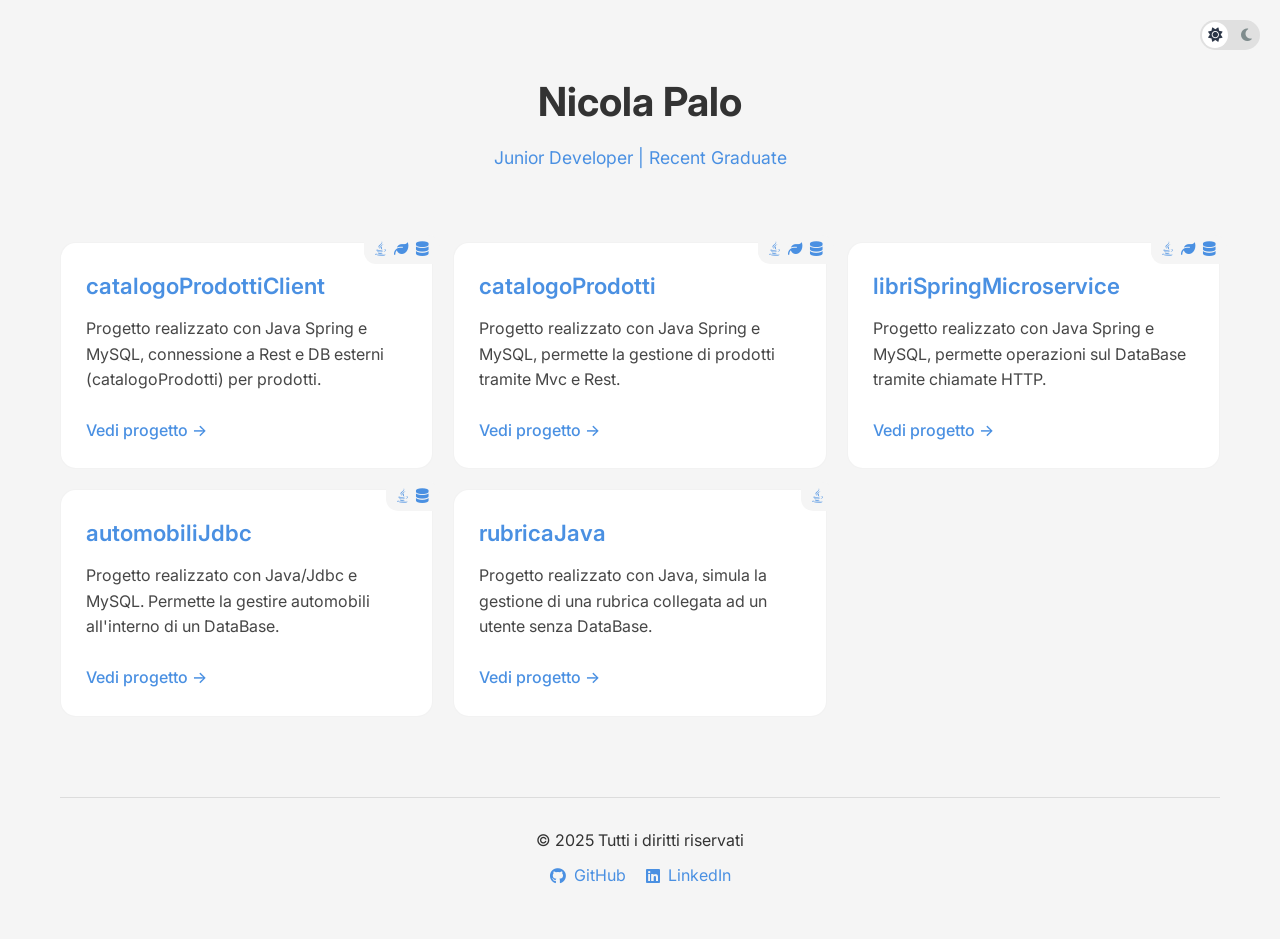
<file: index.html>
<!DOCTYPE html>
<html lang="it">
<head>
    <meta charset="UTF-8">
    <meta name="viewport" content="width=device-width, initial-scale=1.0">
    <title>Nicola Palo</title>
    <link href="https://fonts.googleapis.com/css2?family=Inter:wght@300;500;700&display=swap" rel="stylesheet">
    <link rel="stylesheet" href="https://cdnjs.cloudflare.com/ajax/libs/font-awesome/6.4.0/css/all.min.css">
    <style>
        :root {
            --primary-color: #333;
            --bg-color: #f5f5f5;
            --card-bg: #fff;
            --accent: #4a90e2;
            --toggle-bg: #e0e0e0;
            --toggle-knob: #fff;
            --icon-color: #2d3748;  
            --icon-color-night: #7f8c8d;
            --icon-bg: #f5f5f5; 
        }
        .dark-theme {
            --primary-color: #f5f5f5;
            --secondary-color: #333;
            --bg-color: #1a1a1a;
            --card-bg: #2d2d2d;
            --accent: #6c5ce7;
            --toggle-bg: #3a3a3a;
            --toggle-knob: #6c5ce7;
            --icon-color: #e2e8f0; 
            --icon-color-night: #ecf0f1;
            --icon-bg: #1a1a1a;  
        }
        * { margin:0; padding:0; box-sizing:border-box; transition: background-color .3s, color .3s; }
        body { font-family:'Inter', sans-serif; background:var(--bg-color); color:var(--primary-color); line-height:1.6; }
        .container { max-width:1200px; margin:0 auto; padding:20px; }
        header { text-align:center; padding:50px 0; }
        /* Toggle switch */
        .theme-toggle {
            position:absolute;
            top:20px;
            right:20px;
            display:flex;
            align-items:center;
            gap:10px;
            font-size:1.2rem;
        }
        .theme-toggle label {
            position:relative;
            display:inline-block;
            width:60px;
            height:30px;
            cursor:pointer;
        }
        .theme-toggle input {
            position:absolute;
            width:100%; height:100%;
            opacity:0;
        }
        .theme-toggle .slider {
            position:absolute; top:0; left:0;
            width:100%; height:100%;
            background:var(--toggle-bg);
            border-radius:34px;
            cursor:pointer;
        }
        .theme-toggle .slider::before {
            content:"";
            position:absolute;
            height:26px; width:26px;
            left:2px; top:2px;
            background:var(--toggle-knob);
            border-radius:50%;
            transition:transform .3s ease-in-out;
        }
        .theme-toggle input:checked + .slider::before {
            transform:translateX(30px);
        }
        .theme-toggle .icon-sun,
        .theme-toggle .icon-moon {
            position:absolute;
            top:50%; transform:translateY(-50%);
            font-size:0.9rem;
            z-index:1;
            pointer-events:none;
        }
        .theme-toggle .icon-sun { left:8px; color:var(--icon-color); }
        .theme-toggle .icon-moon { right:8px; color:var(--icon-color-night); }
        .projects-grid { display:grid; grid-template-columns:repeat(auto-fit,minmax(300px,1fr)); gap:20px; padding:20px 0; }
        .project-card { 
            background: var(--card-bg); 
            padding: 25px;  
            border-radius: 16px;  
            transition: transform 0.3s ease, border-color 0.3s ease;
            position: relative;
            border: 1px solid rgba(0,0,0,0.05);  
        }
        .project-card:hover { 
            transform: translateY(-8px); 
            box-shadow: none;
            border-color: var(--accent);  
        }
        .project-card h3 { 
            margin-bottom: 12px;
            color: var(--accent);
            font-size: 1.4rem;
            font-weight: 600;
        }
        .project-card p { color:var(--primary-color); opacity:.9; margin-bottom:10px; }
        .project-card a { 
            display: inline-flex;
            align-items: center;
            margin-top: 15px;
            color: var(--accent);
            text-decoration: none;
            font-weight: 500;
            transition: all 0.2s ease;
        }
        .project-card a:hover { 
            transform: translateX(5px); 
        }
        .project-icons {
            position: absolute;
            top: -8px;
            right: -8px;
            display: flex;
            gap: 8px;
            background: var(--icon-bg);
            padding: 6px 10px;
            border-radius: 0 12px 0 12px;  
            border: 1px solid transparent;
            transition: border-color 0.3s ease;
        }

        .project-card:hover .project-icons {
            border-color: var(--accent);
        }
        .project-icons i {
            font-size: 0.9rem;
            color: var(--accent);  
            transition: all 0.2s ease;
        }
        .project-icons i:hover {
            transform: scale(1.1);
        }
        footer { text-align:center; padding:30px 0; margin-top:60px; border-top:1px solid rgba(0,0,0,0.1); }
        .footer-links { display:flex; justify-content:center; gap:20px; margin-top:10px; }
        .footer-links a { display:flex; align-items:center; gap:8px; color:var(--accent); text-decoration:none; font-size:1rem; }
        .footer-links a:hover { opacity:.8; }
        @media (max-width:768px) { header { padding:40px 0; } }
    </style>
</head>
<body>
    <div class="theme-toggle">
        <label>
            <input type="checkbox" id="theme-switch" onclick="toggleTheme()">
            <span class="slider"></span>
            <i class="fas fa-sun icon-sun"></i>
            <i class="fas fa-moon icon-moon"></i>
        </label>
    </div>
    <div class="container">
        <header>
            <h1 style="font-size:2.5rem; margin-bottom:10px;">Nicola Palo</h1>
            <p style="color:var(--accent); font-size:1.1rem;">Junior Developer | Recent Graduate</p>
        </header>
        <section class="projects-grid">

            <div class="project-card">
                <div class="project-icons">
                    <i class="fab fa-java" title="Java"></i>
                    <i class="fas fa-leaf" title="Spring"></i>
                    <i class="fas fa-database" title="MySQL"></i>
                </div>
                <h3>catalogoProdottiClient</h3>
                <p>Progetto realizzato con Java Spring e MySQL, connessione a Rest e DB esterni (catalogoProdotti) per prodotti.</p>
                <a href="https://github.com/nicola-palo/catalogoProdottiClient">Vedi progetto →</a>
            </div>

            <div class="project-card">
                <div class="project-icons">
                    <i class="fab fa-java" title="Java"></i>
                    <i class="fas fa-leaf" title="Spring"></i>
                    <i class="fas fa-database" title="MySQL"></i>
                </div>
                <h3>catalogoProdotti</h3>
                <p>Progetto realizzato con Java Spring e MySQL, permette la gestione di prodotti tramite Mvc e Rest.</p>
                <a href="https://github.com/nicola-palo/catalogoProdotti">Vedi progetto →</a>
            </div>

            <div class="project-card">
                <div class="project-icons">
                    <i class="fab fa-java" title="Java"></i>
                    <i class="fas fa-leaf" title="Spring"></i>
                    <i class="fas fa-database" title="MySQL"></i>
                </div>
                <h3>libriSpringMicroservice</h3>
                <p>Progetto realizzato con Java Spring e MySQL, permette operazioni sul DataBase tramite chiamate HTTP.</p>
                <a href="https://github.com/nicola-palo/springMicroserviceBook">Vedi progetto →</a>
            </div>
            
            <div class="project-card">
                <div class="project-icons">
                    <i class="fab fa-java" title="Java"></i>
                    <i class="fas fa-database" title="MySQL"></i>
                </div>
                <h3>automobiliJdbc</h3>
                <p>Progetto realizzato con Java/Jdbc e MySQL. Permette la gestire automobili all'interno di un DataBase.</p>
                <a href="https://github.com/nicola-palo/automobiliJdbc">Vedi progetto →</a>
            </div>

            <div class="project-card">
                <div class="project-icons">
                    <i class="fab fa-java" title="Java"></i>
                </div>
                <h3>rubricaJava</h3>
                <p>Progetto realizzato con Java, simula la gestione di una rubrica collegata ad un utente senza DataBase.</p>
                <a href="https://github.com/nicola-palo/rubricaJava">Vedi progetto →</a>
            </div>
            
        </section>
        <footer>
            <p>© 2025 Tutti i diritti riservati</p>
            <div class="footer-links">
                <a href="https://github.com/nicola-palo" target="_blank" rel="noopener"><i class="fab fa-github"></i>GitHub</a>
                <a href="https://linkedin.com/in/nicolapieropalo" target="_blank" rel="noopener"><i class="fab fa-linkedin"></i>LinkedIn</a>
            </div>
        </footer>
    </div>
    <script>
        function toggleTheme() {
            document.body.classList.toggle('dark-theme');
            const isDark = document.body.classList.contains('dark-theme');
            document.getElementById('theme-switch').checked = isDark;
            localStorage.setItem('theme', isDark ? 'dark' : 'light');
        }
        if (localStorage.getItem('theme') === 'dark') {
            document.body.classList.add('dark-theme');
            document.getElementById('theme-switch').checked = true;
        }
    </script>
</body>
</html>
</file>
